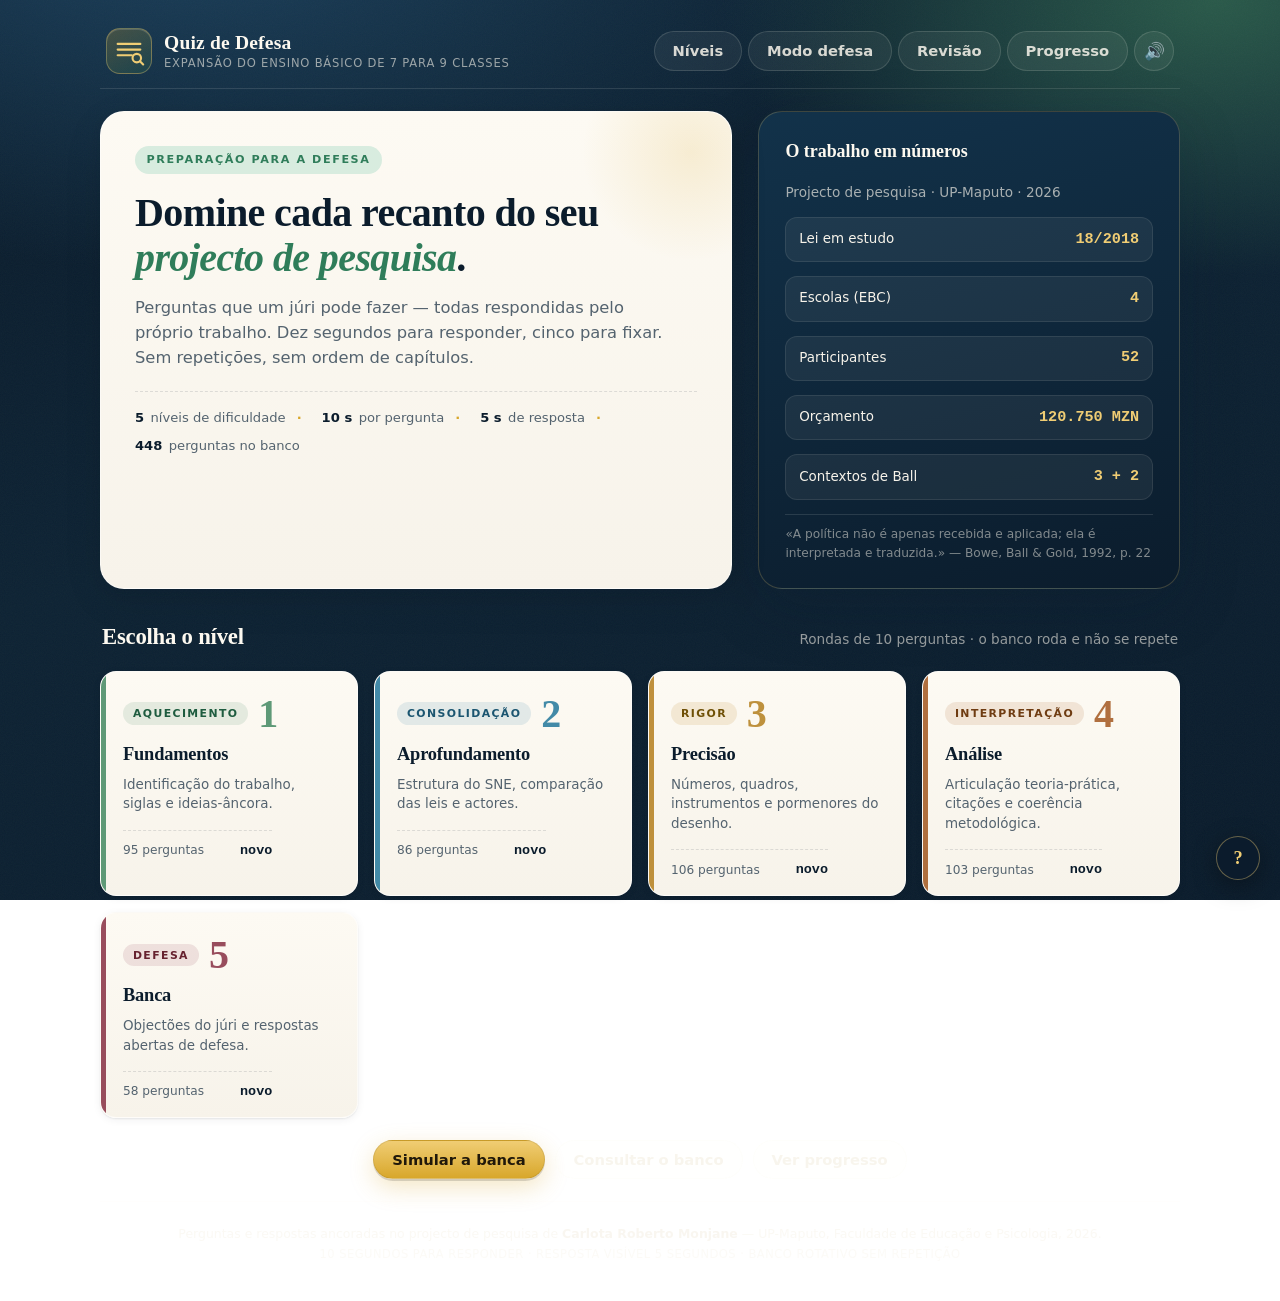
<file: quiz/index.html>
<!DOCTYPE html>
<html lang="pt-MZ">
<head>
<meta charset="utf-8">
<meta name="viewport" content="width=device-width, initial-scale=1">
<title>Quiz de Defesa · Carlota Monjane</title>
<meta name="description" content="Quiz de preparação para a defesa do projecto de pesquisa «A política de expansão do ensino básico de 7 para 9 classes em Moçambique», de Carlota Roberto Monjane (UP-Maputo, 2026).">
<link rel="icon" href="data:image/svg+xml,%3Csvg xmlns='http://www.w3.org/2000/svg' viewBox='0 0 64 64'%3E%3Crect width='64' height='64' rx='14' fill='%230b2233'/%3E%3Cpath d='M18 40h28M18 32h28M18 24h28' stroke='%23d8a72b' stroke-width='4' stroke-linecap='round'/%3E%3Ccircle cx='46' cy='46' r='7' fill='%232f7d5a'/%3E%3C/svg%3E">
<link rel="stylesheet" href="css/estilo.css">
</head>
<body>
<a class="salto" href="#vista">Saltar para o conteúdo</a>

<div class="app">
  <header class="topbar">
    <button class="marca" id="irInicio" title="Voltar ao início">
      <span class="marca-selo" aria-hidden="true">
        <svg viewBox="0 0 48 48" width="34" height="34">
          <path d="M8 14h32M8 22h32M8 30h20" stroke="currentColor" stroke-width="3" stroke-linecap="round"/>
          <circle cx="35" cy="34" r="6" fill="none" stroke="currentColor" stroke-width="3"/>
          <path d="M39.5 38.5 44 43" stroke="currentColor" stroke-width="3" stroke-linecap="round"/>
        </svg>
      </span>
      <span class="marca-texto">
        <strong>Quiz de Defesa</strong>
        <small>Expansão do ensino básico de 7 para 9 classes</small>
      </span>
    </button>

    <nav class="accoes-topo" aria-label="Navegação principal">
      <button class="btn btn-fantasma" data-nav="inicio">Níveis</button>
      <button class="btn btn-fantasma" data-nav="defesa">Modo defesa</button>
      <button class="btn btn-fantasma" data-nav="revisao">Revisão</button>
      <button class="btn btn-fantasma" data-nav="progresso">Progresso</button>
      <button class="btn btn-icone" id="btnSom" title="Ligar/desligar som" aria-pressed="true">
        <span aria-hidden="true" id="iconeSom">🔊</span><span class="sr">Som</span>
      </button>
    </nav>
  </header>

  <main id="vista" class="vista" tabindex="-1"></main>

  <footer class="rodape">
    <p>Perguntas e respostas ancoradas no projecto de pesquisa de <strong>Carlota Roberto Monjane</strong> — UP-Maputo, Faculdade de Educação e Psicologia, 2026.</p>
    <p class="rodape-min">10 segundos para responder · resposta visível 5 segundos · banco rotativo sem repetição</p>
  </footer>
</div>

<div id="toast" class="toast" role="status" aria-live="polite"></div>

<dialog id="dialogoAjuda" class="dialogo">
  <h2>Como funciona</h2>
  <ul class="lista-ajuda">
    <li><strong>10 segundos</strong> para responder a cada pergunta. O anel à volta do número é o tempo que resta.</li>
    <li>Esgotado o tempo — ou depois de responderes — a <strong>resposta correcta fica visível 5 segundos</strong> e o quiz avança sozinho.</li>
    <li>Há perguntas de <strong>escolha múltipla</strong> e perguntas <strong>abertas</strong>: nestas últimas, responde em voz alta como se estivesses perante o júri e carrega em «Revelar».</li>
    <li>O banco é <strong>rotativo</strong>: dentro de cada nível, nenhuma pergunta se repete até todo o banco ter sido usado. Depois, a rotação recomeça baralhada.</li>
    <li>A ordem <strong>não segue os capítulos</strong>: os temas aparecem misturados, para treinares a transição rápida que a defesa exige.</li>
    <li>Atalhos: <kbd>1</kbd>–<kbd>5</kbd> escolhem opção · <kbd>Enter</kbd>/<kbd>Espaço</kbd> revelam · <kbd>→</kbd> avança · <kbd>P</kbd> pausa · <kbd>Esc</kbd> pausa.</li>
  </ul>
  <p class="dialogo-fonte">Fonte: Projecto de Pesquisa, Carlota Roberto Monjane, UP-Maputo, 2026. As referências de página indicadas em cada resposta remetem para a paginação impressa do documento.</p>
  <form method="dialog"><button class="btn btn-primario">Entendido</button></form>
</dialog>

<script src="js/dados-base.js"></script>
<script src="js/dados-n1.js"></script>
<script src="js/dados-n2.js"></script>
<script src="js/dados-n3.js"></script>
<script src="js/dados-n4.js"></script>
<script src="js/dados-n5.js"></script>
<script src="js/dados-extra.js"></script>
<script src="js/app.js"></script>
</body>
</html>
</file>
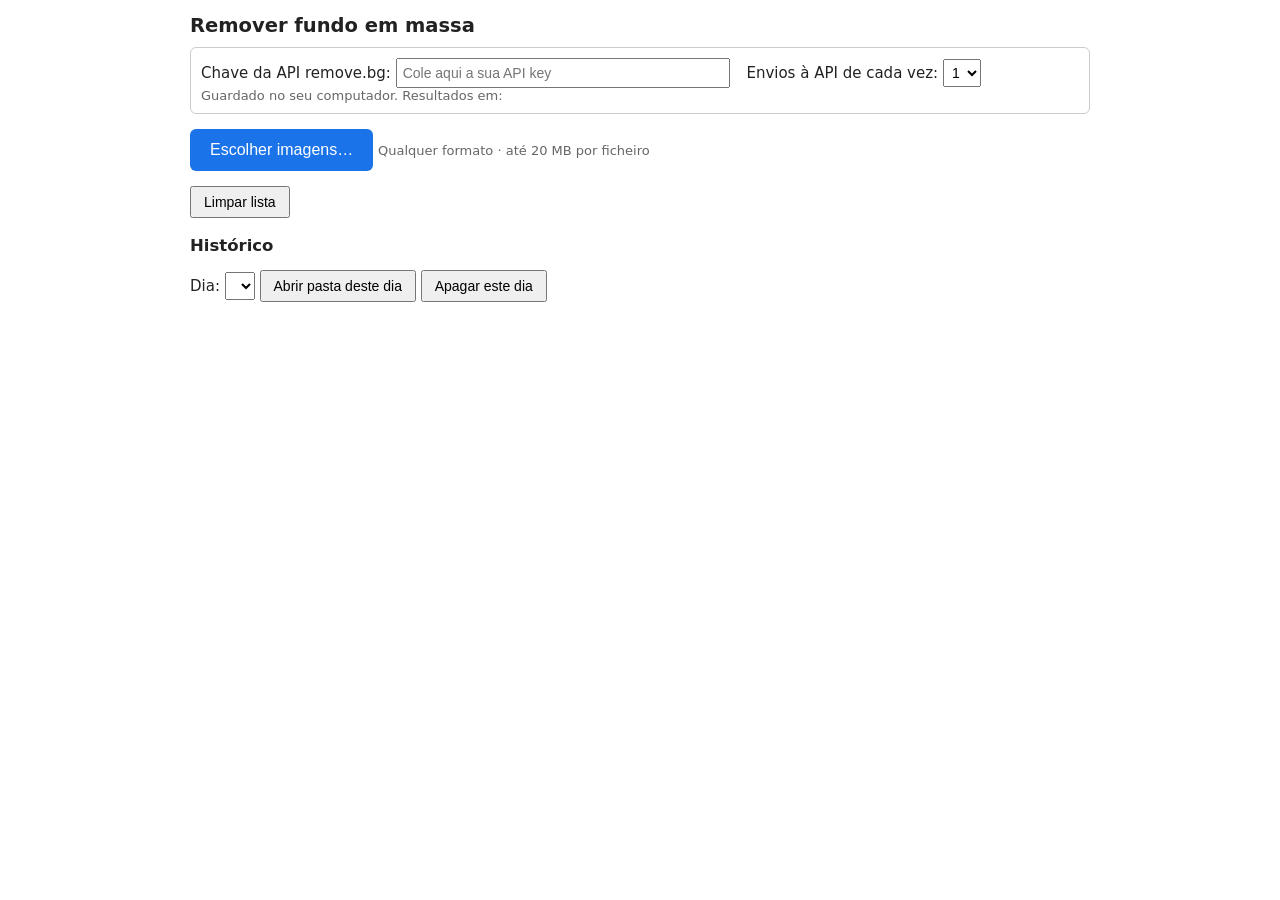
<file: app/web/index.html>
<!doctype html>
<html lang="pt">
<head>
<meta charset="utf-8">
<meta name="viewport" content="width=device-width,initial-scale=1">
<title>Remover Fundo em Massa</title>
<style>
body{font-family:system-ui,sans-serif;max-width:900px;margin:14px auto;padding:0 12px;color:#222;font-size:15px}
h1{font-size:1.3em;margin:4px 0}
h2{font-size:1.1em;margin:18px 0 8px}
fieldset{border:1px solid #ccc;border-radius:6px;margin:10px 0;padding:10px}
input[type=password]{padding:5px;font-size:14px;width:320px}
select{padding:4px;font-size:14px}
button{padding:6px 12px;cursor:pointer;font-size:14px}
#pick{font-size:16px;padding:12px 20px;background:#1a73e8;color:#fff;border:0;border-radius:6px}
.muted{color:#666;font-size:13px}
.ok{color:#0a7d2c}.err{color:#c00}
ul{list-style:none;padding:0;margin:0}
li{border-bottom:1px solid #eee;padding:5px 0;display:flex;gap:8px;align-items:center;flex-wrap:wrap}
li .n{flex:1;min-width:200px;word-break:break-all}
</style>
</head>
<body>
<h1>Remover fundo em massa</h1>

<fieldset>
  <label>Chave da API remove.bg:
    <input type="password" id="key" placeholder="Cole aqui a sua API key">
  </label>
  <label style="margin-left:12px">Envios à API de cada vez:
    <select id="conc"><option>1</option><option>2</option><option>3</option></select>
  </label>
  <div class="muted">Guardado no seu computador. Resultados em: <span id="outdir"></span></div>
</fieldset>

<p><button id="pick">Escolher imagens…</button>
  <span class="muted">Qualquer formato · até 20 MB por ficheiro</span></p>

<p><button id="clear">Limpar lista</button> <span id="summary" class="muted"></span></p>
<ul id="list"></ul>

<h2>Histórico</h2>
<p>
  <label>Dia:
    <select id="days"></select>
  </label>
  <button id="openDay">Abrir pasta deste dia</button>
  <button id="delDay">Apagar este dia</button>
</p>
<ul id="files"></ul>

<script>
const $ = s => document.querySelector(s);
let api = null, lastOk = -1, booted = false;

function boot() {
  if (booted || !window.pywebview) return;
  booted = true;
  api = window.pywebview.api;
  init();
}
window.addEventListener('pywebviewready', boot);
boot();

async function init() {
  const c = await api.get_config();
  $('#key').value = c.key;
  $('#conc').value = c.conc;
  $('#outdir').textContent = c.out;
  await loadDays();
  setInterval(poll, 1000);
  poll();
}

$('#key').onchange = e => api.set_key(e.target.value);
$('#conc').onchange = e => api.set_conc(+e.target.value);
$('#pick').onclick = () => api.pick_files().then(poll);
$('#clear').onclick = () => api.clear_done().then(poll);

async function poll() {
  const jobs = await api.get_jobs();
  const list = $('#list');
  list.innerHTML = '';
  let ok = 0, err = 0;
  for (const j of jobs) {
    if (j.ok) ok++;
    if (j.failed) err++;
    const li = document.createElement('li');
    const n = document.createElement('span');
    n.className = 'n';
    n.textContent = j.name;
    const s = document.createElement('span');
    s.textContent = j.status;
    s.className = j.ok ? 'ok' : j.failed ? 'err' : '';
    li.append(n, s);
    if (j.failed) {
      const b = document.createElement('button');
      b.textContent = 'Tentar de novo';
      b.onclick = () => api.retry(j.id).then(poll);
      li.append(b);
    }
    list.appendChild(li);
  }
  $('#summary').textContent = jobs.length
    ? `${ok} de ${jobs.length} concluídas` + (err ? `, ${err} com erro` : '') : '';
  if (ok !== lastOk) { lastOk = ok; loadDays(); }
}

async function loadDays() {
  const days = await api.list_days();
  const sel = $('#days');
  const current = sel.value;
  sel.innerHTML = '';
  const d0 = new Date(); const todayLocal = d0.getFullYear() + '-' +
    String(d0.getMonth() + 1).padStart(2, '0') + '-' + String(d0.getDate()).padStart(2, '0');
  if (!days.find(d => d.day === todayLocal)) days.unshift({ day: todayLocal, count: 0 });
  for (const d of days) {
    const o = document.createElement('option');
    o.value = d.day;
    o.textContent = `${d.day} (${d.count} imagem${d.count === 1 ? '' : 'ns'})`;
    sel.appendChild(o);
  }
  sel.value = current && days.find(d => d.day === current) ? current : todayLocal;
  loadFiles();
}

async function loadFiles() {
  const day = $('#days').value;
  const files = await api.list_files(day);
  const ul = $('#files');
  ul.innerHTML = '';
  if (!files.length) {
    const li = document.createElement('li');
    li.className = 'muted';
    li.textContent = 'Sem imagens neste dia.';
    ul.appendChild(li);
  }
  for (const f of files) {
    const li = document.createElement('li');
    const n = document.createElement('span');
    n.className = 'n';
    n.textContent = `${f.name}  (${f.kb} KB, ${f.time})`;
    const b = document.createElement('button');
    b.textContent = 'Abrir';
    b.onclick = () => api.open_file(day, f.name);
    li.append(n, b);
    ul.appendChild(li);
  }
}

$('#days').onchange = loadFiles;
$('#openDay').onclick = () => api.open_day($('#days').value);
$('#delDay').onclick = async () => {
  const day = $('#days').value;
  if (confirm(`Apagar todas as imagens do dia ${day}?`)) {
    await api.delete_day(day);
    loadDays();
  }
};
</script>
</body>
</html>
</file>
<file: quiz/css/estilo.css>
/* ============================================================
   Quiz de Defesa — folha de estilo
   Paleta: azul-tinta académico + ouro + verde-água
   ============================================================ */

:root{
  --tinta:#0b1c2c;
  --tinta-2:#12293d;
  --tinta-3:#1a3a52;
  --papel:#f7f3ea;
  --papel-2:#efe8d9;
  --papel-3:#e3d9c4;
  --ouro:#d8a72b;
  --ouro-claro:#f0cd74;
  --verde:#2f7d5a;
  --verde-claro:#d8ecdf;
  --vermelho:#b23a3a;
  --vermelho-claro:#f6dede;
  --texto:#16232e;
  --texto-suave:#54636f;
  --linha:rgba(11,28,44,.12);
  --sombra-s:0 1px 2px rgba(11,28,44,.08), 0 2px 8px rgba(11,28,44,.06);
  --sombra-m:0 4px 14px rgba(11,28,44,.10), 0 12px 40px rgba(11,28,44,.08);
  --sombra-g:0 18px 60px rgba(11,28,44,.22);
  --raio-s:10px;
  --raio-m:16px;
  --raio-g:24px;
  --serif:"Iowan Old Style","Palatino Linotype",Palatino,Georgia,"Times New Roman",serif;
  --sans:system-ui,-apple-system,"Segoe UI",Roboto,"Helvetica Neue",Arial,sans-serif;
  --mono:ui-monospace,SFMono-Regular,Menlo,Consolas,monospace;
  --max:1120px;
}

*,*::before,*::after{box-sizing:border-box}

html{ -webkit-text-size-adjust:100%; scroll-behavior:smooth }

body{
  margin:0;
  min-height:100vh;
  font-family:var(--sans);
  color:var(--texto);
  background:
    radial-gradient(1200px 600px at 15% -10%, #1d435f 0%, transparent 60%),
    radial-gradient(900px 500px at 95% 0%, #2a5a4a 0%, transparent 55%),
    linear-gradient(160deg,#0b1c2c 0%,#0e2334 45%,#0b1c2c 100%);
  background-attachment:fixed;
  line-height:1.55;
  -webkit-font-smoothing:antialiased;
}

/* textura subtil de papel */
body::before{
  content:"";
  position:fixed; inset:0; pointer-events:none; z-index:0;
  opacity:.035;
  background-image:url("data:image/svg+xml,%3Csvg xmlns='http://www.w3.org/2000/svg' width='120' height='120'%3E%3Cfilter id='n'%3E%3CfeTurbulence type='fractalNoise' baseFrequency='.9' numOctaves='3'/%3E%3C/filter%3E%3Crect width='120' height='120' filter='url(%23n)'/%3E%3C/svg%3E");
}

.salto{
  position:absolute; left:-9999px; top:0; z-index:99;
  background:var(--ouro); color:#1a1206; padding:.7rem 1.1rem; border-radius:0 0 12px 0;
  font-weight:700; text-decoration:none;
}
.salto:focus{left:0}

.sr{position:absolute;width:1px;height:1px;padding:0;margin:-1px;overflow:hidden;clip:rect(0 0 0 0);white-space:nowrap;border:0}

/* ---------------- Estrutura ---------------- */
.app{
  position:relative; z-index:1;
  max-width:var(--max);
  margin:0 auto;
  padding:18px 20px 34px;
  min-height:100vh;
  display:flex; flex-direction:column; gap:22px;
}

.topbar{
  display:flex; align-items:center; justify-content:space-between; gap:16px; flex-wrap:wrap;
  padding:10px 6px 14px;
  border-bottom:1px solid rgba(247,243,234,.12);
}

.marca{
  display:flex; align-items:center; gap:12px;
  background:none; border:0; padding:6px 8px; margin:-6px -8px;
  color:var(--papel); cursor:pointer; border-radius:var(--raio-s);
  font-family:inherit; text-align:left;
  transition:background .18s ease;
}
.marca:hover{background:rgba(247,243,234,.08)}
.marca:focus-visible{outline:2px solid var(--ouro-claro); outline-offset:2px}

.marca-selo{
  display:grid; place-items:center;
  width:46px; height:46px; flex:0 0 46px;
  border-radius:14px;
  color:var(--ouro-claro);
  background:linear-gradient(150deg,rgba(216,167,43,.24),rgba(47,125,90,.22));
  border:1px solid rgba(240,205,116,.35);
  box-shadow:inset 0 1px 0 rgba(255,255,255,.14);
}
.marca-texto{display:flex; flex-direction:column; line-height:1.15}
.marca-texto strong{font-family:var(--serif); font-size:1.22rem; letter-spacing:.01em; color:#fdf9f0}
.marca-texto small{font-size:.72rem; letter-spacing:.07em; text-transform:uppercase; color:rgba(247,243,234,.6); margin-top:3px}

.accoes-topo{display:flex; align-items:center; gap:6px; flex-wrap:wrap}

/* ---------------- Botões ---------------- */
.btn{
  font-family:inherit; font-size:.92rem; font-weight:600;
  border-radius:999px; border:1px solid transparent;
  padding:.62rem 1.12rem; cursor:pointer;
  display:inline-flex; align-items:center; justify-content:center; gap:.5rem;
  transition:transform .14s ease, background .18s ease, color .18s ease, border-color .18s ease, box-shadow .18s ease;
  text-decoration:none; line-height:1.2;
  -webkit-tap-highlight-color:transparent;
}
.btn:active{transform:translateY(1px) scale(.995)}
.btn:focus-visible{outline:2px solid var(--ouro-claro); outline-offset:2px}
.btn[disabled]{opacity:.45; cursor:not-allowed}

.btn-fantasma{background:rgba(247,243,234,.06); color:rgba(247,243,234,.86); border-color:rgba(247,243,234,.14)}
.btn-fantasma:hover{background:rgba(247,243,234,.13); color:#fff}
.btn-fantasma.activo{background:var(--ouro); color:#20180a; border-color:var(--ouro)}

.btn-primario{
  background:linear-gradient(180deg,var(--ouro-claro),var(--ouro));
  color:#20180a; border-color:rgba(0,0,0,.08);
  box-shadow:0 2px 0 rgba(0,0,0,.14), 0 8px 24px rgba(216,167,43,.28);
  font-weight:700;
}
.btn-primario:hover{filter:brightness(1.05)}

.btn-escuro{background:var(--tinta); color:var(--papel); border-color:rgba(0,0,0,.2)}
.btn-escuro:hover{background:var(--tinta-2)}

.btn-claro{background:rgba(255,255,255,.9); color:var(--tinta); border-color:var(--linha)}
.btn-claro:hover{background:#fff}

.btn-verde{background:var(--verde); color:#fff; border-color:rgba(0,0,0,.1)}
.btn-verde:hover{filter:brightness(1.07)}

.btn-largo{width:100%; padding:.85rem 1.2rem; font-size:.98rem}
.btn-pequeno{padding:.42rem .85rem; font-size:.82rem}

.btn-icone{
  width:40px; height:40px; padding:0; border-radius:50%;
  background:rgba(247,243,234,.06); border-color:rgba(247,243,234,.14);
  color:rgba(247,243,234,.86); font-size:1.05rem;
}
.btn-icone:hover{background:rgba(247,243,234,.13)}
.btn-icone[aria-pressed="false"]{opacity:.55}

/* ---------------- Vista ---------------- */
.vista{flex:1; animation:entrar .32s ease both}
.vista:focus{outline:none}
@keyframes entrar{from{opacity:0; transform:translateY(10px)} to{opacity:1; transform:none}}

.rodape{
  margin-top:auto; padding-top:18px;
  border-top:1px solid rgba(247,243,234,.1);
  color:rgba(247,243,234,.5); font-size:.78rem; text-align:center;
}
.rodape p{margin:.2rem 0}
.rodape strong{color:rgba(247,243,234,.72); font-weight:600}
.rodape-min{font-size:.72rem; letter-spacing:.04em; text-transform:uppercase; opacity:.75}

/* ---------------- Cartões de papel ---------------- */
.papel{
  background:linear-gradient(180deg,#fdfaf3,var(--papel));
  border-radius:var(--raio-g);
  border:1px solid rgba(255,255,255,.5);
  box-shadow:var(--sombra-m);
  color:var(--texto);
}

/* ================= ECRÃ INICIAL ================= */
.hero{
  display:grid; grid-template-columns:1.35fr .9fr; gap:26px; align-items:stretch;
  margin-bottom:26px;
}
@media (max-width:860px){ .hero{grid-template-columns:1fr} }

.hero-texto{
  padding:34px 34px 30px;
  position:relative; overflow:hidden;
}
.hero-texto::after{
  content:""; position:absolute; right:-70px; top:-70px; width:220px; height:220px;
  border-radius:50%; background:radial-gradient(circle,rgba(216,167,43,.16),transparent 70%);
}
.eyebrow{
  display:inline-flex; align-items:center; gap:.5rem;
  font-size:.7rem; font-weight:700; letter-spacing:.14em; text-transform:uppercase;
  color:var(--verde); background:var(--verde-claro);
  padding:.32rem .72rem; border-radius:999px; margin-bottom:16px;
}
.hero h1{
  font-family:var(--serif); font-weight:600;
  font-size:clamp(1.7rem,3.2vw,2.5rem);
  line-height:1.14; letter-spacing:-.015em;
  margin:0 0 14px; color:var(--tinta);
}
.hero h1 em{font-style:italic; color:var(--verde)}
.hero-sub{margin:0 0 20px; color:var(--texto-suave); font-size:1.02rem; max-width:52ch}
.hero-meta{
  display:flex; flex-wrap:wrap; gap:8px 18px;
  font-size:.82rem; color:var(--texto-suave);
  border-top:1px dashed var(--linha); padding-top:16px; margin-top:4px;
}
.hero-meta span{display:inline-flex; align-items:center; gap:.4rem}
.hero-meta b{color:var(--tinta); font-weight:700}

.hero-painel{
  padding:26px; display:flex; flex-direction:column; gap:14px;
  background:linear-gradient(165deg,#12324a,#0b1c2c);
  border-radius:var(--raio-g); color:var(--papel);
  border:1px solid rgba(240,205,116,.22);
  box-shadow:var(--sombra-g);
}
.hero-painel h2{
  font-family:var(--serif); font-size:1.12rem; margin:0 0 2px; color:#fdf9f0; font-weight:600;
}
.hero-painel p{margin:0; font-size:.85rem; color:rgba(247,243,234,.66)}
.painel-linha{
  display:flex; align-items:center; justify-content:space-between; gap:10px;
  padding:.62rem .8rem; border-radius:12px;
  background:rgba(247,243,234,.06); border:1px solid rgba(247,243,234,.09);
  font-size:.84rem;
}
.painel-linha b{font-family:var(--mono); font-size:.95rem; color:var(--ouro-claro)}
.painel-nota{
  font-size:.76rem !important; color:rgba(247,243,234,.5) !important;
  border-top:1px solid rgba(247,243,234,.12); padding-top:10px; margin-top:auto !important;
}

/* ---------------- Grelha de níveis ---------------- */
.seccao-titulo{
  display:flex; align-items:baseline; justify-content:space-between; gap:16px; flex-wrap:wrap;
  margin:30px 2px 16px;
}
.seccao-titulo h2{
  font-family:var(--serif); font-size:1.42rem; color:#fdf9f0; margin:0; font-weight:600; letter-spacing:-.01em;
}
.seccao-titulo p{margin:0; color:rgba(247,243,234,.58); font-size:.85rem}

.niveis{display:grid; grid-template-columns:repeat(auto-fill,minmax(240px,1fr)); gap:16px}

.nivel-card{
  position:relative; overflow:hidden;
  display:flex; flex-direction:column; gap:10px;
  padding:22px 22px 18px;
  border-radius:var(--raio-m);
  background:linear-gradient(180deg,#fdfaf3,var(--papel));
  border:1px solid rgba(255,255,255,.55);
  box-shadow:var(--sombra-s);
  cursor:pointer; text-align:left; font-family:inherit; color:var(--texto);
  transition:transform .18s ease, box-shadow .22s ease, border-color .2s ease;
}
.nivel-card:hover{transform:translateY(-3px); box-shadow:var(--sombra-m)}
.nivel-card:focus-visible{outline:2px solid var(--ouro-claro); outline-offset:3px}
.nivel-card::before{
  content:""; position:absolute; inset:0 auto 0 0; width:5px;
  background:var(--cor-nivel,var(--ouro)); opacity:.9;
}
.nivel-card.bloqueado{opacity:.62; cursor:not-allowed; filter:grayscale(.3)}
.nivel-card.bloqueado:hover{transform:none; box-shadow:var(--sombra-s)}
.nivel-topo{display:flex; align-items:center; justify-content:space-between; gap:10px}
.nivel-selo{
  display:inline-flex; align-items:center; gap:.42rem;
  font-size:.68rem; font-weight:800; letter-spacing:.13em; text-transform:uppercase;
  color:var(--cor-nivel-txt,#6b4d05);
  background:var(--cor-nivel-bg,rgba(216,167,43,.14));
  padding:.3rem .62rem; border-radius:999px;
}
.nivel-num{
  font-family:var(--serif); font-size:2.5rem; line-height:1; font-weight:600;
  color:var(--cor-nivel,var(--ouro)); opacity:.9;
}
.nivel-card h3{
  font-family:var(--serif); font-size:1.15rem; margin:0; color:var(--tinta); font-weight:600; letter-spacing:-.01em;
}
.nivel-card p{margin:0; font-size:.84rem; color:var(--texto-suave); min-height:2.6em}
.nivel-rodape{
  display:flex; align-items:center; justify-content:space-between; gap:10px;
  margin-top:6px; padding-top:12px; border-top:1px dashed var(--linha);
  font-size:.76rem; color:var(--texto-suave);
}
.nivel-rodape b{color:var(--tinta); font-family:var(--mono); font-size:.84rem}
.nivel-rodape .novo{color:var(--verde); font-weight:700}
.mini-barra{height:4px; border-radius:99px; background:var(--papel-3); overflow:hidden; flex:1; margin:0 8px}
.mini-barra i{display:block; height:100%; background:var(--cor-nivel,var(--ouro)); border-radius:99px; transition:width .4s ease}

.accoes-inicio{display:flex; flex-wrap:wrap; gap:10px; margin-top:22px; justify-content:center}

/* ================= ECRÃ DE JOGO ================= */
.jogo-topo{
  display:flex; align-items:center; justify-content:space-between; gap:12px; flex-wrap:wrap;
  margin-bottom:14px;
}
.migalhas{display:flex; align-items:center; gap:.55rem; font-size:.8rem; color:rgba(247,243,234,.62); flex-wrap:wrap}
.migalhas .nivel-chip{
  display:inline-flex; align-items:center; gap:.35rem;
  background:rgba(216,167,43,.16); border:1px solid rgba(240,205,116,.32);
  color:var(--ouro-claro); padding:.24rem .6rem; border-radius:999px; font-weight:700;
}
.migalhas b{color:rgba(247,243,234,.9); font-weight:600}

.medidor{
  display:flex; align-items:center; gap:14px; flex-wrap:wrap;
  font-size:.78rem; color:rgba(247,243,234,.7);
}
.medidor .barra{width:130px; height:6px; border-radius:99px; background:rgba(247,243,234,.15); overflow:hidden}
.medidor .barra i{display:block; height:100%; background:linear-gradient(90deg,var(--verde),var(--ouro)); border-radius:99px; transition:width .35s ease}
.medidor b{color:#fdf9f0; font-family:var(--mono)}

.palco{position:relative}

.cartao-pergunta{
  padding:26px 28px 24px; border-radius:var(--raio-g);
  background:linear-gradient(180deg,#fdfaf3,#f7f3ea);
  border:1px solid rgba(255,255,255,.55);
  box-shadow:var(--sombra-g);
  animation:subir .3s cubic-bezier(.2,.8,.3,1) both;
}
@keyframes subir{from{opacity:0; transform:translateY(14px) scale(.995)} to{opacity:1; transform:none}}
.cartao-pergunta.sair{animation:descer .22s ease both}
@keyframes descer{to{opacity:0; transform:translateY(-10px) scale(.995)}}

.pergunta-cabeca{
  display:flex; align-items:flex-start; gap:16px; margin-bottom:6px;
}
.timer{
  position:relative; width:74px; height:74px; flex:0 0 74px;
  display:grid; place-items:center;
}
.timer svg{position:absolute; inset:0; transform:rotate(-90deg)}
.timer .trilho{stroke:var(--papel-3)}
.timer .arco{
  stroke:var(--verde); stroke-linecap:round;
  transition:stroke-dashoffset .25s linear, stroke .3s ease;
}
.timer.urgente .arco{stroke:var(--vermelho)}
.timer.urgente{animation:pulsar .9s ease-in-out infinite}
@keyframes pulsar{50%{transform:scale(1.06)}}
.timer-num{
  font-family:var(--mono); font-size:1.5rem; font-weight:700; color:var(--tinta);
  line-height:1; letter-spacing:-.02em;
}
.timer.urgente .timer-num{color:var(--vermelho)}

.pergunta-info{flex:1; min-width:0; padding-top:4px}
.pergunta-tags{display:flex; align-items:center; gap:.5rem; flex-wrap:wrap; margin-bottom:8px}
.tag{
  font-size:.66rem; font-weight:800; letter-spacing:.1em; text-transform:uppercase;
  padding:.26rem .58rem; border-radius:6px;
  background:rgba(11,28,44,.07); color:var(--texto-suave);
  border:1px solid rgba(11,28,44,.08);
}
.tag.tema{background:rgba(47,125,90,.12); color:#23694b; border-color:rgba(47,125,90,.16)}
.tag.aberta{background:rgba(216,167,43,.16); color:#7a5606; border-color:rgba(216,167,43,.26)}
.tag.defesa{background:rgba(178,58,58,.1); color:#8f2b2b; border-color:rgba(178,58,58,.18)}
.tag.fonte{background:transparent; color:var(--texto-suave); border-style:dashed}

.pergunta-texto{
  font-family:var(--serif); font-weight:600;
  font-size:clamp(1.18rem,2.1vw,1.55rem);
  line-height:1.32; letter-spacing:-.01em;
  margin:0; color:var(--tinta);
}

.opcoes{
  list-style:none; padding:0; margin:22px 0 0;
  display:grid; grid-template-columns:1fr 1fr; gap:10px;
}
@media (max-width:720px){ .opcoes{grid-template-columns:1fr} }

.opcao{
  display:flex; align-items:flex-start; gap:12px;
  width:100%; text-align:left; font-family:inherit; font-size:.96rem; line-height:1.42;
  color:var(--texto); background:#fff;
  border:1.5px solid rgba(11,28,44,.14); border-radius:14px;
  padding:14px 16px; cursor:pointer;
  transition:border-color .16s ease, background .16s ease, transform .12s ease, box-shadow .16s ease, opacity .2s ease;
  position:relative;
}
.opcao:hover:not(:disabled){border-color:var(--tinta-3); transform:translateY(-1px); box-shadow:var(--sombra-s)}
.opcao:focus-visible{outline:2px solid var(--ouro); outline-offset:2px}
.opcao:disabled{cursor:default}

.opcao-letra{
  flex:0 0 28px; height:28px; border-radius:9px;
  display:grid; place-items:center;
  font-family:var(--mono); font-size:.8rem; font-weight:700;
  background:var(--papel-2); color:var(--texto-suave);
  border:1px solid rgba(11,28,44,.1);
  transition:background .16s ease, color .16s ease;
}
.opcao-texto{flex:1; min-width:0; padding-top:1px}

.opcao.certa{
  border-color:var(--verde); background:var(--verde-claro);
  box-shadow:0 0 0 3px rgba(47,125,90,.14);
}
.opcao.certa .opcao-letra{background:var(--verde); color:#fff; border-color:var(--verde)}
.opcao.errada{
  border-color:var(--vermelho); background:var(--vermelho-claro);
}
.opcao.errada .opcao-letra{background:var(--vermelho); color:#fff; border-color:var(--vermelho)}
.opcao.apagada{opacity:.45}

.opcao .opcao-marca{
  position:absolute; right:10px; top:10px; font-size:.85rem; font-weight:800;
}
.opcao.certa .opcao-marca{color:var(--verde)}
.opcao.errada .opcao-marca{color:var(--vermelho)}

/* -------- resposta aberta -------- */
.aberta-caixa{
  margin-top:22px; padding:20px;
  border:1.5px dashed rgba(11,28,44,.22); border-radius:16px;
  background:rgba(255,255,255,.55);
}
.aberta-caixa p{margin:0 0 14px; font-size:.88rem; color:var(--texto-suave)}
.aberta-caixa textarea{
  width:100%; min-height:96px; resize:vertical;
  font-family:inherit; font-size:.95rem; line-height:1.5;
  padding:12px 14px; border-radius:12px;
  border:1px solid rgba(11,28,44,.18); background:#fff; color:var(--texto);
}
.aberta-caixa textarea:focus{outline:2px solid var(--verde); outline-offset:1px; border-color:var(--verde)}
.aberta-accoes{display:flex; gap:10px; flex-wrap:wrap; margin-top:12px; align-items:center}
.aberta-accoes small{color:var(--texto-suave); font-size:.78rem}

/* -------- faixa de revelação -------- */
.revelacao{
  margin-top:20px; border-radius:16px; overflow:hidden;
  border:1px solid rgba(47,125,90,.28);
  background:linear-gradient(180deg,#f0f8f2,#e6f3ea);
  animation:revelar .28s ease both;
}
@keyframes revelar{from{opacity:0; transform:translateY(8px)} to{opacity:1; transform:none}}
.revelacao.errou{border-color:rgba(178,58,58,.28); background:linear-gradient(180deg,#fdf1f1,#f9e6e6)}
.revelacao.tempo{border-color:rgba(217,158,28,.4); background:linear-gradient(180deg,#fdf8ea,#f9f0d8)}

.rev-cabeca{
  display:flex; align-items:center; gap:10px; flex-wrap:wrap;
  padding:12px 18px; font-size:.78rem; font-weight:800;
  letter-spacing:.09em; text-transform:uppercase;
  color:#1f6b4b; background:rgba(47,125,90,.1);
  border-bottom:1px solid rgba(47,125,90,.16);
}
.revelacao.errou .rev-cabeca{color:#982f2f; background:rgba(178,58,58,.08); border-bottom-color:rgba(178,58,58,.16)}
.revelacao.tempo .rev-cabeca{color:#8a6108; background:rgba(216,167,43,.12); border-bottom-color:rgba(216,167,43,.22)}
.rev-cabeca .rev-tempo{margin-left:auto; font-family:var(--mono); letter-spacing:0; font-size:.78rem; color:inherit; opacity:.8}

.rev-corpo{padding:18px 20px 20px}
.rev-resposta{
  font-family:var(--serif); font-size:1.06rem; line-height:1.5; color:#12321f;
  margin:0 0 12px;
}
.revelacao.errou .rev-resposta{color:#3d1b1b}
.rev-detalhe{
  font-size:.9rem; line-height:1.6; color:#2c4a3a; margin:0 0 12px;
  padding:12px 14px; background:rgba(255,255,255,.6); border-radius:12px;
  border-left:3px solid var(--verde);
}
.revelacao.errou .rev-detalhe{border-left-color:var(--vermelho); color:#4a2a2a}
.revelacao.tempo .rev-detalhe{border-left-color:var(--ouro); color:#4a3a12}
.rev-fonte{
  display:flex; align-items:center; gap:.45rem; flex-wrap:wrap;
  font-size:.76rem; color:var(--texto-suave); margin:0;
  padding-top:10px; border-top:1px dashed rgba(11,28,44,.14);
}
.rev-fonte b{font-weight:700; color:var(--texto)}

.rev-barra{
  height:4px; background:rgba(11,28,44,.08); position:relative; overflow:hidden;
}
.rev-barra i{
  position:absolute; inset:0 auto 0 0; width:100%;
  background:linear-gradient(90deg,var(--verde),var(--ouro));
  transform-origin:left;
  animation:contar 5s linear forwards;
}
@keyframes contar{from{transform:scaleX(1)} to{transform:scaleX(0)}}
.revelacao.errou .rev-barra i{background:linear-gradient(90deg,var(--vermelho),var(--ouro))}
.revelacao.tempo .rev-barra i{background:linear-gradient(90deg,var(--ouro),var(--vermelho))}

.jogo-accoes{
  display:flex; align-items:center; justify-content:space-between; gap:12px; flex-wrap:wrap;
  margin-top:16px;
}
.jogo-accoes .dica-tecla{font-size:.76rem; color:rgba(247,243,234,.5)}
kbd{
  font-family:var(--mono); font-size:.74rem;
  background:rgba(247,243,234,.12); border:1px solid rgba(247,243,234,.2);
  border-bottom-width:2px; border-radius:5px; padding:.08rem .34rem; color:rgba(247,243,234,.85);
  white-space:nowrap;
}

/* ================= RESULTADOS ================= */
.resultado-topo{
  display:grid; grid-template-columns:auto 1fr; gap:26px; align-items:center;
  padding:30px 32px;
}
@media (max-width:720px){.resultado-topo{grid-template-columns:1fr; justify-items:center; text-align:center}}
.anel-resultado{position:relative; width:132px; height:132px; display:grid; place-items:center; flex:0 0 132px}
.anel-resultado svg{position:absolute; inset:0; transform:rotate(-90deg)}
.anel-resultado .trilho{stroke:var(--papel-3)}
.anel-resultado .arco{stroke:var(--verde); stroke-linecap:round; transition:stroke-dashoffset 1s cubic-bezier(.2,.8,.3,1)}
.anel-resultado .pct{font-family:var(--serif); font-size:2.05rem; font-weight:600; color:var(--tinta); line-height:1}
.anel-resultado .pct small{display:block; font-family:var(--sans); font-size:.66rem; letter-spacing:.14em; text-transform:uppercase; color:var(--texto-suave); margin-top:4px; text-align:center}

.resultado-texto h2{font-family:var(--serif); font-size:1.85rem; margin:0 0 8px; color:var(--tinta); font-weight:600; letter-spacing:-.015em}
.resultado-texto p{margin:0 0 6px; color:var(--texto-suave); font-size:.98rem; max-width:60ch}
.resultado-texto .nota-final{font-size:.82rem; color:var(--verde); font-weight:700; margin-top:10px}

.grelha-stats{display:grid; grid-template-columns:repeat(auto-fit,minmax(140px,1fr)); gap:12px; margin-top:22px}
.stat{
  padding:16px 18px; border-radius:14px; background:rgba(11,28,44,.04);
  border:1px solid var(--linha); text-align:center;
}
.stat b{display:block; font-family:var(--serif); font-size:1.65rem; color:var(--tinta); line-height:1.1}
.stat span{font-size:.72rem; letter-spacing:.09em; text-transform:uppercase; color:var(--texto-suave); font-weight:700}

.revisao-erros{margin-top:24px}
.revisao-erros h3{font-family:var(--serif); font-size:1.2rem; margin:0 0 12px; color:var(--tinta); font-weight:600}
.erro-item{
  padding:16px 18px; border-radius:14px; margin-bottom:10px;
  background:#fff; border:1px solid var(--linha); border-left:4px solid var(--vermelho);
}
.erro-item .erro-p{font-weight:600; font-size:.95rem; margin:0 0 8px; color:var(--tinta)}
.erro-item .erro-r{font-size:.9rem; color:#23694b; margin:0 0 6px}
.erro-item .erro-r b{color:var(--verde)}
.erro-item .erro-f{font-size:.75rem; color:var(--texto-suave); margin:0}
.erro-item .erro-d{font-size:.85rem; color:var(--texto-suave); margin:8px 0 0; line-height:1.55}

/* ================= PROGRESSO ================= */
.painel-progresso{padding:28px 30px}
.painel-progresso h2{font-family:var(--serif); font-size:1.5rem; margin:0 0 4px; color:var(--tinta); font-weight:600}
.painel-progresso > p{margin:0 0 22px; color:var(--texto-suave); font-size:.9rem}

.linha-nivel{
  display:grid; grid-template-columns:64px 1fr auto; gap:16px; align-items:center;
  padding:16px 0; border-bottom:1px dashed var(--linha);
}
.linha-nivel:last-child{border-bottom:0}
.ln-num{
  width:46px; height:46px; border-radius:12px; display:grid; place-items:center;
  font-family:var(--serif); font-size:1.35rem; font-weight:600;
  color:var(--cor-nivel-txt,#6b4d05); background:var(--cor-nivel-bg,rgba(216,167,43,.14));
}
.ln-info strong{display:block; font-size:.95rem; color:var(--tinta)}
.ln-info span{font-size:.79rem; color:var(--texto-suave)}
.ln-barra{height:7px; border-radius:99px; background:var(--papel-3); overflow:hidden; margin-top:8px; max-width:420px}
.ln-barra i{display:block; height:100%; background:var(--cor-nivel,var(--ouro)); border-radius:99px; transition:width .5s ease}
.ln-val{font-family:var(--mono); font-size:.85rem; color:var(--texto-suave); text-align:right; min-width:96px}
.ln-val b{color:var(--tinta); font-size:1rem}

.accoes-progresso{display:flex; gap:10px; flex-wrap:wrap; margin-top:24px; padding-top:20px; border-top:1px dashed var(--linha)}

/* ================= REVISÃO ================= */
.revisao-cabeca{padding:26px 28px; margin-bottom:18px}
.revisao-cabeca h2{font-family:var(--serif); font-size:1.55rem; margin:0 0 6px; color:var(--tinta); font-weight:600}
.revisao-cabeca p{margin:0 0 16px; color:var(--texto-suave); font-size:.9rem; max-width:70ch}
.filtros{display:flex; gap:8px; flex-wrap:wrap}
.chip{
  font-family:inherit; font-size:.82rem; font-weight:600; cursor:pointer;
  padding:.42rem .85rem; border-radius:999px;
  border:1px solid rgba(11,28,44,.16); background:#fff; color:var(--texto-suave);
  transition:all .16s ease;
}
.chip:hover{border-color:var(--tinta-3); color:var(--tinta)}
.chip.activo{background:var(--tinta); color:var(--papel); border-color:var(--tinta)}

.revisao-lista{display:flex; flex-direction:column; gap:10px}
.rev-card{
  background:linear-gradient(180deg,#fdfaf3,var(--papel));
  border:1px solid rgba(255,255,255,.5); border-radius:16px;
  box-shadow:var(--sombra-s); overflow:hidden;
}
.rev-card summary{
  list-style:none; cursor:pointer; padding:16px 20px;
  display:flex; align-items:flex-start; gap:12px;
}
.rev-card summary::-webkit-details-marker{display:none}
.rev-card summary:focus-visible{outline:2px solid var(--ouro); outline-offset:-3px}
.rev-card[open] summary{border-bottom:1px dashed var(--linha)}
.rev-card .rc-num{
  flex:0 0 26px; height:26px; border-radius:8px; display:grid; place-items:center;
  font-family:var(--mono); font-size:.72rem; font-weight:700;
  background:var(--papel-2); color:var(--texto-suave); border:1px solid var(--linha);
}
.rev-card .rc-p{font-weight:600; font-size:.95rem; color:var(--tinta); line-height:1.4; flex:1}
.rev-card .rc-tag{font-size:.66rem; font-weight:800; letter-spacing:.08em; text-transform:uppercase; color:var(--texto-suave); white-space:nowrap; padding-top:4px}
.rev-card .rc-corpo{padding:16px 20px 20px 58px}
@media (max-width:600px){ .rev-card .rc-corpo{padding:16px 18px} }
.rev-card .rc-r{font-size:.95rem; color:#1f6b4b; font-weight:600; margin:0 0 8px; line-height:1.45}
.rev-card .rc-d{font-size:.88rem; color:var(--texto-suave); margin:0 0 10px; line-height:1.6}
.rev-card .rc-f{font-size:.75rem; color:var(--texto-suave); margin:0; padding-top:8px; border-top:1px dashed var(--linha)}

/* ================= MODO DEFESA ================= */
.defesa-intro{padding:30px 32px}
.defesa-intro h2{font-family:var(--serif); font-size:1.8rem; margin:0 0 10px; color:var(--tinta); font-weight:600}
.defesa-intro p{color:var(--texto-suave); font-size:.96rem; max-width:68ch; margin:0 0 20px}
.defesa-regras{
  display:grid; grid-template-columns:repeat(auto-fit,minmax(190px,1fr)); gap:12px; margin:0 0 24px;
}
.defesa-regras div{
  background:rgba(11,28,44,.04); border:1px solid var(--linha); border-radius:14px; padding:16px;
}
.defesa-regras b{display:block; font-family:var(--serif); font-size:1.5rem; color:var(--tinta); line-height:1.1; margin-bottom:4px}
.defesa-regras span{font-size:.8rem; color:var(--texto-suave)}
.banca-lista{display:flex; flex-wrap:wrap; gap:8px; margin-bottom:22px}
.banca-lista .tag{font-size:.7rem; padding:.34rem .7rem}

/* ================= DIÁLOGO E TOAST ================= */
.dialogo{
  border:0; border-radius:22px; padding:28px 30px; max-width:540px; width:calc(100% - 32px);
  background:var(--papel); color:var(--texto); box-shadow:var(--sombra-g);
}
.dialogo::backdrop{background:rgba(6,15,23,.62); backdrop-filter:blur(3px)}
.dialogo h2{font-family:var(--serif); font-size:1.4rem; margin:0 0 14px; color:var(--tinta)}
.lista-ajuda{padding-left:1.1rem; margin:0 0 16px; font-size:.9rem; line-height:1.62; color:var(--texto-suave)}
.lista-ajuda li{margin-bottom:8px}
.lista-ajuda strong{color:var(--tinta)}
.lista-ajuda kbd{background:var(--papel-2); border-color:rgba(11,28,44,.2); color:var(--texto)}
.dialogo-fonte{font-size:.78rem; color:var(--texto-suave); border-top:1px dashed var(--linha); padding-top:12px; margin:0 0 18px}
.dialogo form{display:flex; justify-content:flex-end}

.toast{
  position:fixed; left:50%; bottom:26px; transform:translate(-50%,20px);
  background:var(--tinta); color:var(--papel); font-size:.86rem;
  padding:.7rem 1.15rem; border-radius:999px; box-shadow:var(--sombra-g);
  opacity:0; pointer-events:none; transition:opacity .25s ease, transform .25s ease; z-index:60;
  border:1px solid rgba(240,205,116,.28); max-width:calc(100% - 32px); text-align:center;
}
.toast.visivel{opacity:1; transform:translate(-50%,0)}

/* ================= IMPRESSÃO ================= */
@media print{
  body{background:#fff; color:#000}
  .topbar,.rodape,.jogo-accoes,.accoes-progresso,.filtros,.btn{display:none !important}
  .papel,.rev-card{box-shadow:none; border:1px solid #ccc}
}

/* ================= MOVIMENTO REDUZIDO ================= */
@media (prefers-reduced-motion:reduce){
  *,*::before,*::after{animation-duration:.001ms !important; animation-iteration-count:1 !important; transition-duration:.001ms !important}
  html{scroll-behavior:auto}
}

/* ================= EXTRAS: pausa, ajuda, foco, rodapé ================= */
.veu-pausa{
  position:fixed; inset:0; z-index:70;
  background:rgba(6,15,23,.72); backdrop-filter:blur(4px);
  display:grid; place-items:center; padding:20px;
  animation:entrar .2s ease both;
}
.veu-caixa{
  background:var(--papel); color:var(--texto);
  border-radius:22px; padding:28px 32px; text-align:center;
  box-shadow:var(--sombra-g); max-width:360px;
}
.veu-caixa h3{font-family:var(--serif); font-size:1.5rem; margin:0 0 6px; color:var(--tinta)}
.veu-caixa p{margin:0 0 18px; font-size:.9rem; color:var(--texto-suave)}

.botao-ajuda{
  position:fixed; right:20px; bottom:20px; z-index:50;
  width:44px; height:44px; border-radius:50%;
  border:1px solid rgba(240,205,116,.4);
  background:rgba(11,28,44,.82); color:var(--ouro-claro);
  font-family:var(--serif); font-size:1.15rem; font-weight:700; cursor:pointer;
  box-shadow:0 6px 24px rgba(0,0,0,.35);
  transition:transform .16s ease, background .16s ease;
}
.botao-ajuda:hover{transform:scale(1.06); background:rgba(11,28,44,.95)}
.botao-ajuda:focus-visible{outline:2px solid var(--ouro-claro); outline-offset:2px}
@media print{.botao-ajuda{display:none}}

.opcao:focus-visible,.chip:focus-visible,.nivel-card:focus-visible{outline-offset:3px}

/* barra de progresso do cabeçalho em ecrãs pequenos */
@media (max-width:720px){
  .app{padding:14px 14px 26px; gap:18px}
  .topbar{gap:10px}
  .marca-texto small{display:none}
  .accoes-topo{gap:4px; width:100%; justify-content:space-between}
  .accoes-topo .btn-fantasma{padding:.5rem .7rem; font-size:.8rem}
  .cartao-pergunta{padding:20px 18px}
  .timer{width:64px;height:64px;flex-basis:64px}
  .timer svg{width:64px;height:64px}
  .resultado-topo{padding:24px 20px}
  .acoes-inicio .btn{flex:1 1 auto}
  .linha-nivel{grid-template-columns:46px 1fr; gap:12px}
  .ln-val{grid-column:2; text-align:left}
}

/* etiqueta clicável (responder em voz alta) */
button.tag{
  font-family:inherit; cursor:pointer; line-height:1.2;
  background:rgba(216,167,43,.16); color:#7a5606;
  border:1px solid rgba(216,167,43,.3);
  transition:background .16s ease, transform .12s ease;
}
button.tag:hover{background:rgba(216,167,43,.3)}
button.tag:focus-visible{outline:2px solid var(--ouro); outline-offset:2px}
button.tag:active{transform:translateY(1px)}

/* ================= acabamento visual ================= */
.hero-texto{padding-bottom:34px}
.hero-meta span{position:relative; padding-right:18px}
.hero-meta span:not(:last-child)::after{
  content:"·"; position:absolute; right:2px; color:var(--ouro); font-weight:700;
}
.nivel-card p{line-height:1.45}

/* cartão de pergunta: barra de contexto superior */
.cartao-pergunta{position:relative; overflow:hidden}
.cartao-pergunta::before{
  content:""; position:absolute; left:0; top:0; bottom:0; width:4px;
  background:linear-gradient(180deg,var(--verde),var(--ouro));
  opacity:.55;
}

/* realce suave do número do nível na revisão */
.rev-card .rc-num{letter-spacing:-.02em}

/* ecrã de resultado: respiro */
.resultado-topo + .grelha-stats{margin-top:18px}

/* listas de erro: hierarquia */
.erro-item:last-child{margin-bottom:0}

/* foco visível consistente em toda a app */
a:focus-visible,button:focus-visible,summary:focus-visible,textarea:focus-visible{
  outline:2px solid var(--ouro); outline-offset:2px;
}
.rev-card summary:hover{background:rgba(11,28,44,.03)}
</file>
